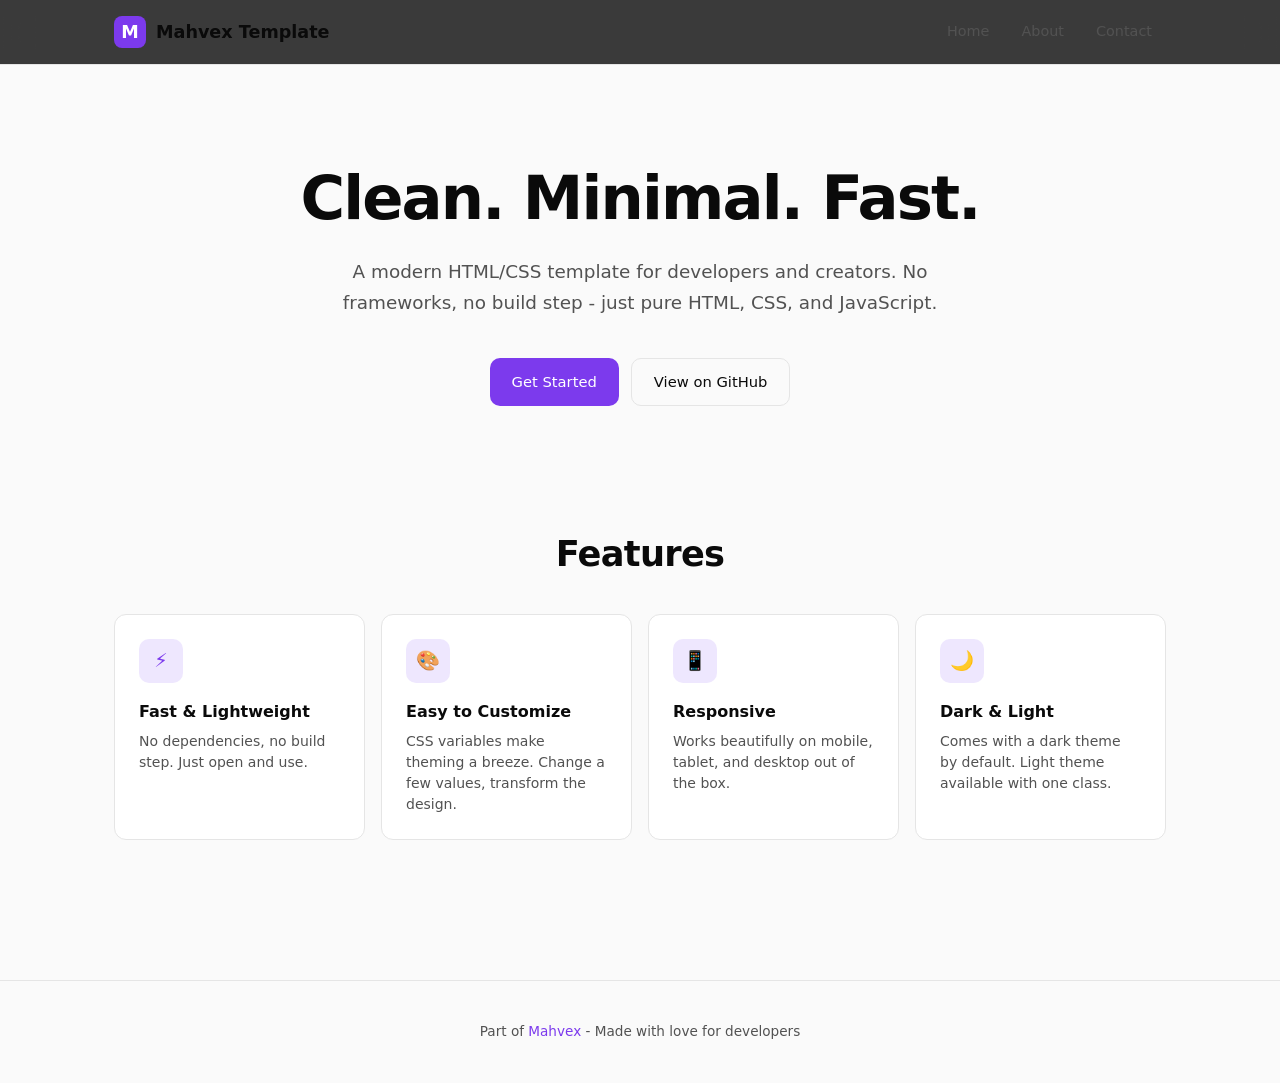
<file: index.html>
<!DOCTYPE html>
<html lang="en" dir="ltr">
<head>
<meta charset="UTF-8" />
<meta name="viewport" content="width=device-width, initial-scale=1.0" />
<title>Mahvex Template - Clean Minimal HTML Template</title>
<meta name="description" content="A clean, modern, minimal HTML/CSS template for developers and creators." />
<link rel="stylesheet" href="assets/css/style.css" />
</head>
<body>

<header class="site-header">
  <div class="container header-inner">
    <a href="./" class="logo">
      <span class="logo-mark">M</span>
      <span>Mahvex Template</span>
    </a>
    <nav class="nav">
      <a href="./">Home</a>
      <a href="pages/about.html">About</a>
      <a href="pages/contact.html">Contact</a>
    </nav>
  </div>
</header>

<section class="hero">
  <div class="container">
    <h1>Clean. Minimal. Fast.</h1>
    <p>A modern HTML/CSS template for developers and creators. No frameworks, no build step - just pure HTML, CSS, and JavaScript.</p>
    <div class="hero-actions">
      <a href="pages/about.html" class="btn btn-primary">Get Started</a>
      <a href="https://github.com/Mahvex/mahvex-template" class="btn btn-ghost" target="_blank" rel="noopener">View on GitHub</a>
    </div>
  </div>
</section>

<section class="section">
  <div class="container">
    <h2 class="section-title">Features</h2>
    <div class="card-grid">
      <div class="card">
        <div class="card-icon">&#9889;</div>
        <h3>Fast &amp; Lightweight</h3>
        <p>No dependencies, no build step. Just open and use.</p>
      </div>
      <div class="card">
        <div class="card-icon">&#127912;</div>
        <h3>Easy to Customize</h3>
        <p>CSS variables make theming a breeze. Change a few values, transform the design.</p>
      </div>
      <div class="card">
        <div class="card-icon">&#128241;</div>
        <h3>Responsive</h3>
        <p>Works beautifully on mobile, tablet, and desktop out of the box.</p>
      </div>
      <div class="card">
        <div class="card-icon">&#127769;</div>
        <h3>Dark &amp; Light</h3>
        <p>Comes with a dark theme by default. Light theme available with one class.</p>
      </div>
    </div>
  </div>
</section>

<footer class="site-footer">
  <div class="container">
    <p>Part of <a href="https://mahvex.githubpage.com" target="_blank" rel="noopener">Mahvex</a> - Made with love for developers</p>
  </div>
</footer>

<script src="assets/js/main.js"></script>
</body>
</html>
</file>
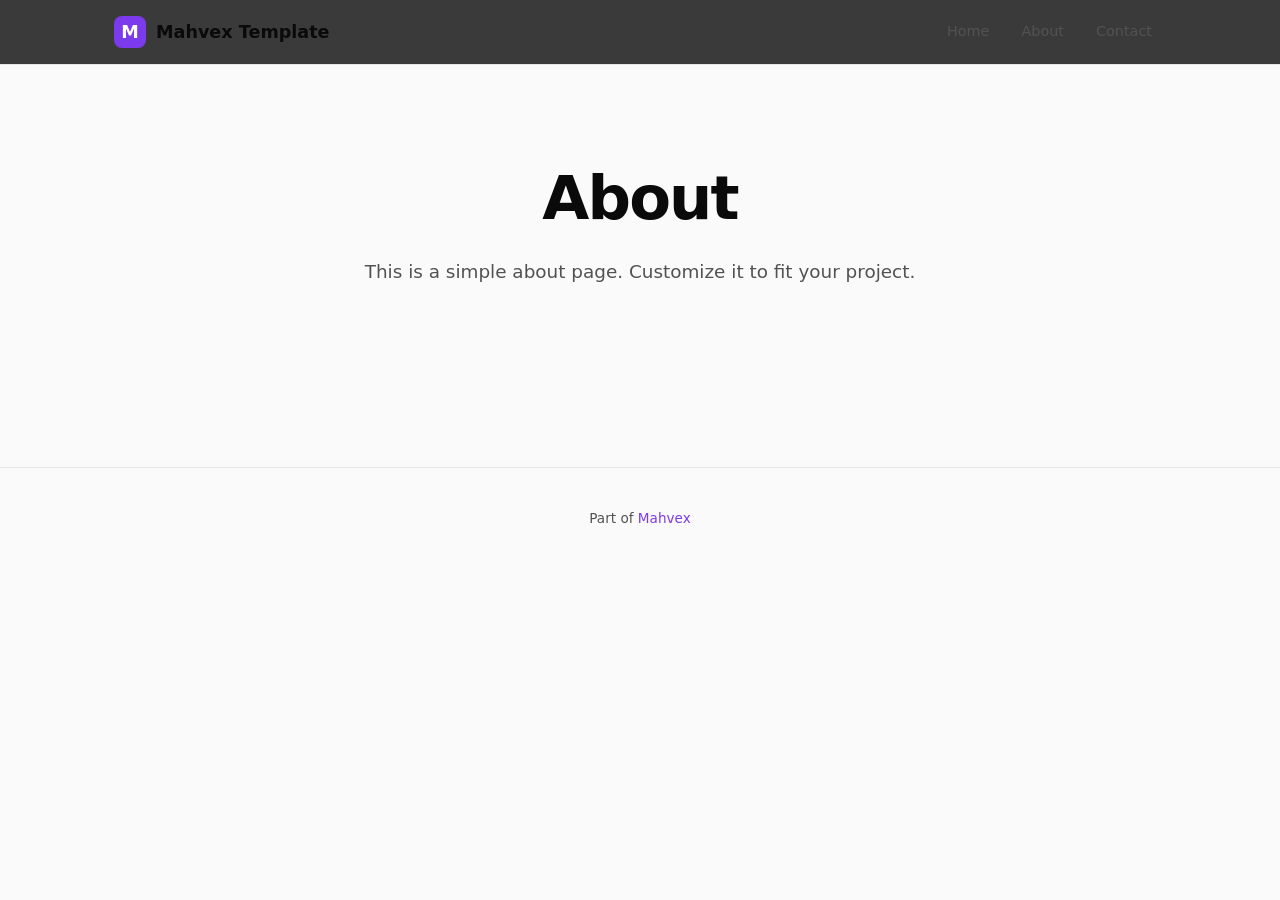
<file: pages/about.html>
<!DOCTYPE html>
<html lang="en" dir="ltr">
<head>
<meta charset="UTF-8" />
<meta name="viewport" content="width=device-width, initial-scale=1.0" />
<title>About - Mahvex Template</title>
<link rel="stylesheet" href="../assets/css/style.css" />
</head>
<body>
<header class="site-header">
  <div class="container header-inner">
    <a href="../" class="logo">
      <span class="logo-mark">M</span>
      <span>Mahvex Template</span>
    </a>
    <nav class="nav">
      <a href="../">Home</a>
      <a href="./about.html">About</a>
      <a href="./contact.html">Contact</a>
    </nav>
  </div>
</header>
<section class="hero">
  <div class="container">
    <h1>About</h1>
    <p>This is a simple about page. Customize it to fit your project.</p>
  </div>
</section>
<footer class="site-footer">
  <div class="container">
    <p>Part of <a href="https://mahvex.githubpage.com" target="_blank" rel="noopener">Mahvex</a></p>
  </div>
</footer>
<script src="../assets/js/main.js"></script>
</body>
</html>
</file>
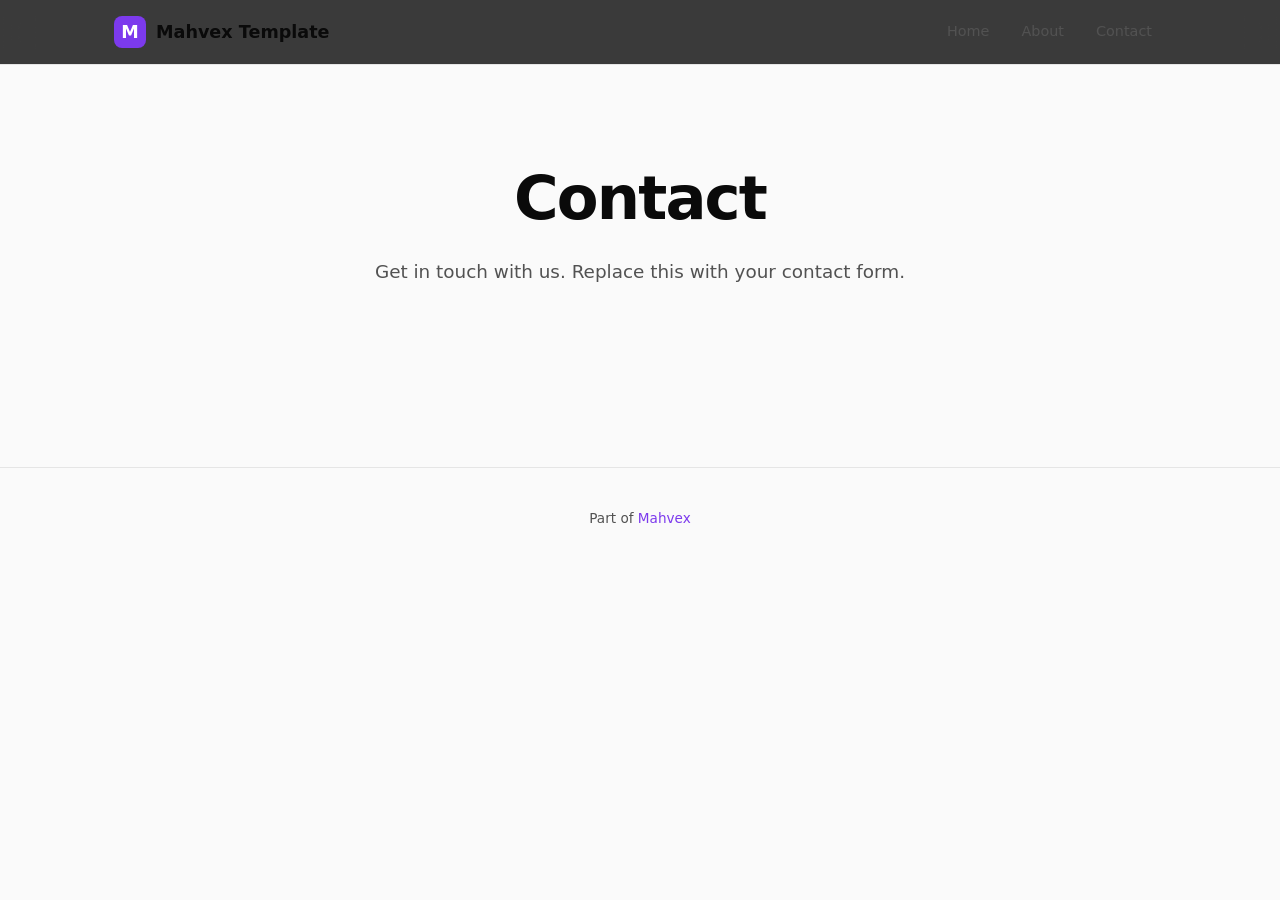
<file: pages/contact.html>
<!DOCTYPE html>
<html lang="en" dir="ltr">
<head>
<meta charset="UTF-8" />
<meta name="viewport" content="width=device-width, initial-scale=1.0" />
<title>Contact - Mahvex Template</title>
<link rel="stylesheet" href="../assets/css/style.css" />
</head>
<body>
<header class="site-header">
  <div class="container header-inner">
    <a href="../" class="logo">
      <span class="logo-mark">M</span>
      <span>Mahvex Template</span>
    </a>
    <nav class="nav">
      <a href="../">Home</a>
      <a href="./about.html">About</a>
      <a href="./contact.html">Contact</a>
    </nav>
  </div>
</header>
<section class="hero">
  <div class="container">
    <h1>Contact</h1>
    <p>Get in touch with us. Replace this with your contact form.</p>
  </div>
</section>
<footer class="site-footer">
  <div class="container">
    <p>Part of <a href="https://mahvex.githubpage.com" target="_blank" rel="noopener">Mahvex</a></p>
  </div>
</footer>
<script src="../assets/js/main.js"></script>
</body>
</html>
</file>
<file: assets/css/style.css>
:root {
  --bg: #0a0a0a;
  --bg-elevated: #111111;
  --bg-subtle: #161616;
  --text: #f5f5f5;
  --text-secondary: #a3a3a3;
  --text-tertiary: #6b6b6b;
  --border: #262626;
  --border-hover: #3a3a3a;
  --accent: #8b5cf6;
  --accent-hover: #a78bfa;
  --radius: 12px;
  --radius-sm: 8px;
}

html.theme-light {
  --bg: #fafafa;
  --bg-elevated: #ffffff;
  --bg-subtle: #f5f5f5;
  --text: #0a0a0a;
  --text-secondary: #525252;
  --text-tertiary: #a3a3a3;
  --border: #e5e5e5;
  --border-hover: #d4d4d4;
  --accent: #7c3aed;
  --accent-hover: #6d28d9;
}

* { margin: 0; padding: 0; box-sizing: border-box; }

html {
  scroll-behavior: smooth;
  -webkit-font-smoothing: antialiased;
  -moz-osx-font-smoothing: grayscale;
}

body {
  font-family: -apple-system, BlinkMacSystemFont, 'Segoe UI', system-ui, sans-serif;
  background: var(--bg);
  color: var(--text);
  line-height: 1.6;
  min-height: 100vh;
}

a { color: inherit; text-decoration: none; }
button { cursor: pointer; border: none; background: none; font-family: inherit; }

.container {
  max-width: 1100px;
  margin: 0 auto;
  padding: 0 24px;
}

.site-header {
  position: sticky;
  top: 0;
  z-index: 100;
  background: rgba(10, 10, 10, 0.8);
  backdrop-filter: blur(16px);
  -webkit-backdrop-filter: blur(16px);
  border-bottom: 1px solid var(--border);
}

.header-inner {
  display: flex;
  align-items: center;
  justify-content: space-between;
  height: 64px;
  gap: 16px;
}

.logo {
  display: flex;
  align-items: center;
  gap: 10px;
  font-weight: 700;
  font-size: 1.1rem;
}

.logo-mark {
  width: 32px;
  height: 32px;
  border-radius: 8px;
  background: var(--accent);
  display: grid;
  place-items: center;
  color: white;
  font-weight: 800;
}

.nav { display: flex; gap: 4px; }

.nav a {
  padding: 8px 14px;
  border-radius: 8px;
  color: var(--text-secondary);
  font-size: 0.9rem;
  font-weight: 500;
  transition: all .15s ease;
}

.nav a:hover {
  color: var(--text);
  background: var(--bg-subtle);
}

.hero {
  padding: 100px 0 60px;
  text-align: center;
}

.hero h1 {
  font-size: clamp(2.4rem, 5.5vw, 3.8rem);
  font-weight: 700;
  line-height: 1.1;
  letter-spacing: -0.03em;
  margin-bottom: 24px;
}

.hero p {
  font-size: 1.15rem;
  color: var(--text-secondary);
  max-width: 640px;
  margin: 0 auto 40px;
  line-height: 1.7;
}

.hero-actions {
  display: flex;
  gap: 12px;
  justify-content: center;
  flex-wrap: wrap;
}

.btn {
  display: inline-flex;
  align-items: center;
  gap: 8px;
  padding: 11px 22px;
  border-radius: 10px;
  font-weight: 500;
  font-size: 0.92rem;
  transition: all .15s ease;
}

.btn-primary {
  background: var(--accent);
  color: white;
}

.btn-primary:hover {
  background: var(--accent-hover);
  transform: translateY(-1px);
}

.btn-ghost {
  border: 1px solid var(--border);
  color: var(--text);
}

.btn-ghost:hover {
  border-color: var(--border-hover);
  background: var(--bg-subtle);
}

.section { padding: 60px 0; }

.section-title {
  font-size: clamp(1.6rem, 3.5vw, 2.2rem);
  font-weight: 700;
  letter-spacing: -0.02em;
  margin-bottom: 32px;
  text-align: center;
}

.card-grid {
  display: grid;
  grid-template-columns: repeat(auto-fit, minmax(240px, 1fr));
  gap: 16px;
}

.card {
  padding: 24px;
  background: var(--bg-elevated);
  border: 1px solid var(--border);
  border-radius: var(--radius);
  transition: all .15s ease;
}

.card:hover {
  border-color: var(--border-hover);
  transform: translateY(-2px);
}

.card-icon {
  width: 44px;
  height: 44px;
  border-radius: 10px;
  background: rgba(139, 92, 246, 0.15);
  color: var(--accent);
  display: grid;
  place-items: center;
  font-size: 1.2rem;
  margin-bottom: 16px;
}

.card h3 {
  font-size: 1rem;
  font-weight: 600;
  margin-bottom: 6px;
}

.card p {
  color: var(--text-secondary);
  font-size: 0.875rem;
  line-height: 1.5;
}

.site-footer {
  border-top: 1px solid var(--border);
  margin-top: 80px;
  padding: 40px 0;
  text-align: center;
  color: var(--text-secondary);
  font-size: 0.85rem;
}

.site-footer a { color: var(--accent); }
.site-footer a:hover { text-decoration: underline; }

@media (max-width: 768px) {
  .container { padding: 0 16px; }
  .header-inner { height: 56px; }
  .nav { display: none; }
  .hero { padding: 60px 0 40px; }
  .section { padding: 40px 0; }
}
</file>
